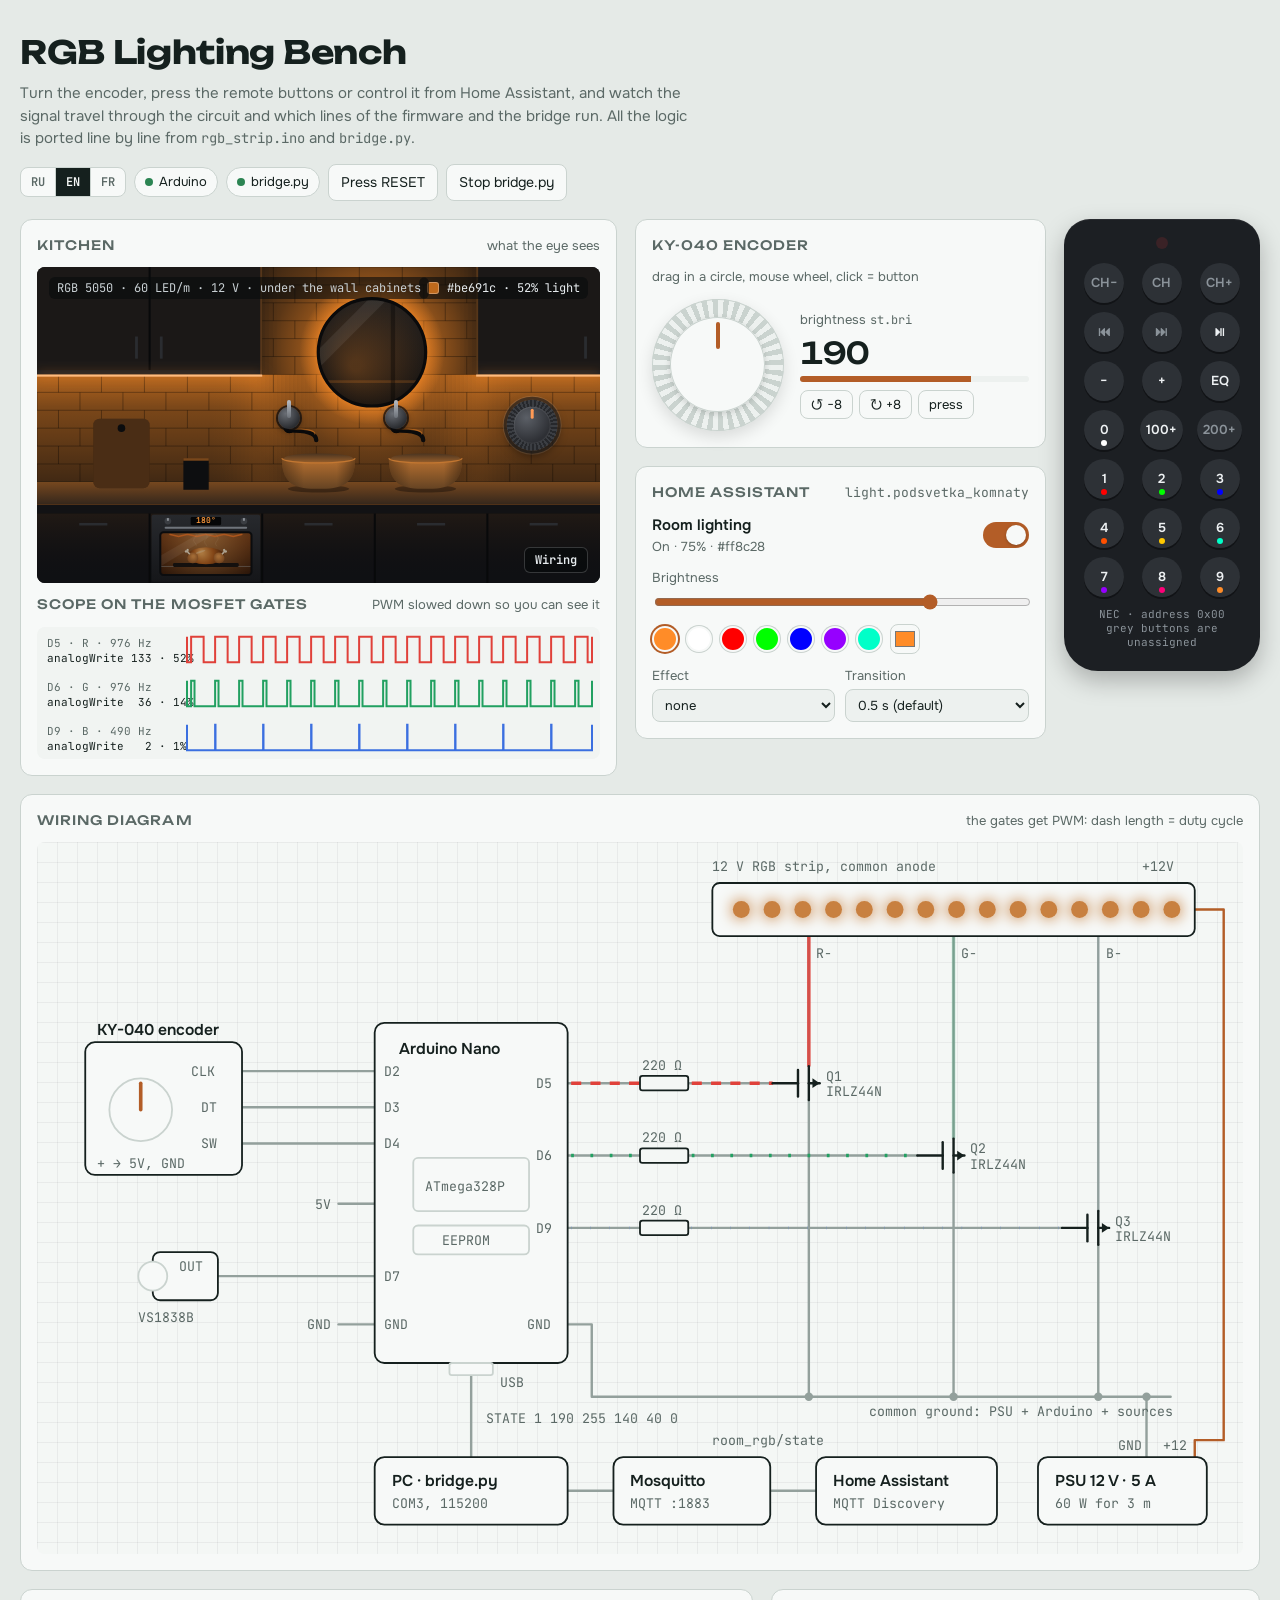
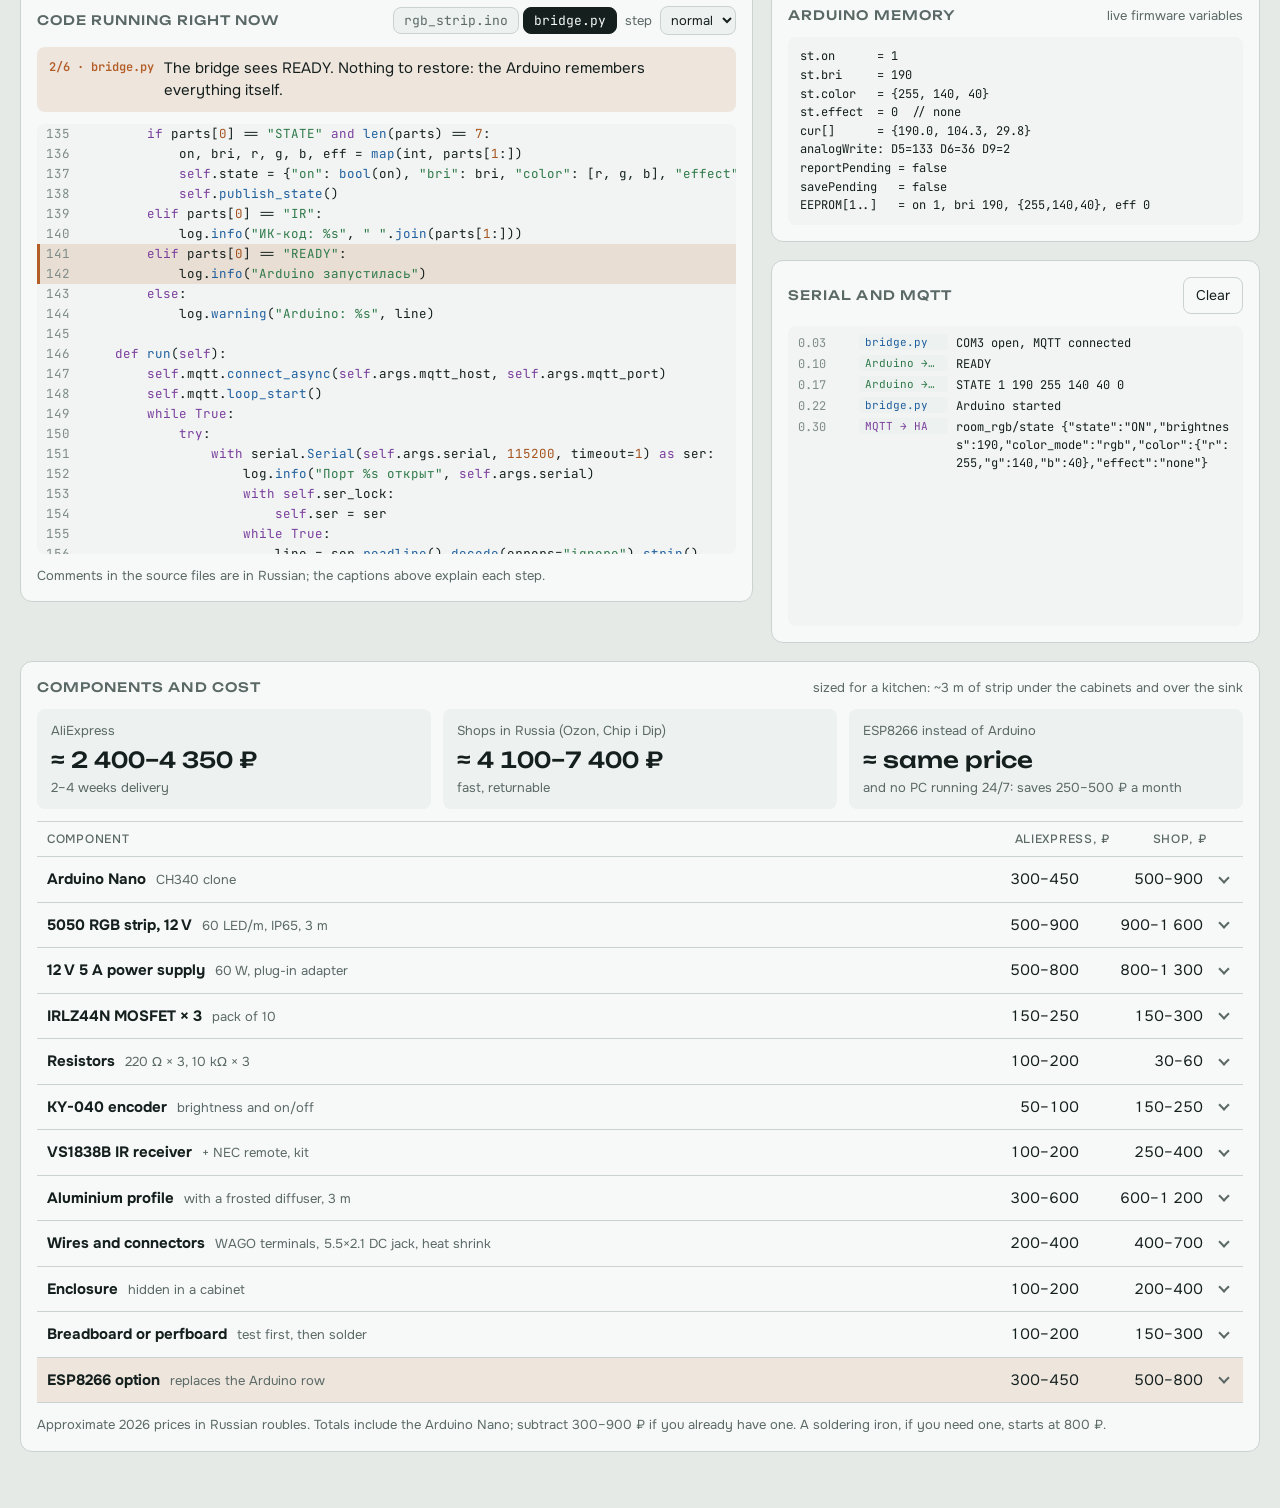
<file: docs/index.html>
<!doctype html>
<html lang="ru">
<head>
<meta charset="utf-8">
<meta name="viewport" content="width=device-width, initial-scale=1, viewport-fit=cover">
<title>Стенд RGB-подсветки</title>
<meta name="description" content="Интерактивный симулятор RGB-подсветки кухни на Arduino: энкодер, ИК-пульт, Home Assistant, схема и построчная трассировка кода.">
<meta property="og:type" content="website">
<meta property="og:site_name" content="Home Lighting">
<meta property="og:title" content="Стенд RGB-подсветки кухни">
<meta property="og:description" content="Крутите энкодер, жмите ИК-пульт и управляйте из Home Assistant, а на схеме и в коде Arduino видно, что происходит. RU · EN · FR">
<meta property="og:url" content="https://juri-konoplev.pro/Home_Lighting/">
<meta property="og:image" content="https://juri-konoplev.pro/Home_Lighting/preview.png">
<meta property="og:image:width" content="1200">
<meta property="og:image:height" content="630">
<meta property="og:locale" content="ru_RU">
<meta property="og:locale:alternate" content="en_US">
<meta property="og:locale:alternate" content="fr_FR">
<meta name="twitter:card" content="summary_large_image">
<meta name="twitter:image" content="https://juri-konoplev.pro/Home_Lighting/preview.png">
<link rel="icon" href="data:image/svg+xml,%3Csvg xmlns='http://www.w3.org/2000/svg' viewBox='0 0 32 32'%3E%3Crect width='32' height='32' rx='7' fill='%23131417'/%3E%3Crect x='4' y='13' width='24' height='4' rx='2' fill='%23ff9a55'/%3E%3C/svg%3E">
<link rel="preconnect" href="https://fonts.googleapis.com">
<link rel="preconnect" href="https://fonts.gstatic.com" crossorigin>
<link rel="stylesheet" href="https://fonts.googleapis.com/css2?family=Unbounded:wght@500;700&family=Onest:wght@400;500;600&family=JetBrains+Mono:wght@400;600&display=swap">
<link rel="stylesheet" href="css/style.css">
</head>
<body>
<div class="wrap">
  <header class="top">
    <div>
      <h1 data-i18n="h1">Стенд RGB-подсветки</h1>
      <p class="lead" data-i18n-html="lead">Крутите энкодер, жмите кнопки пульта или управляйте из Home Assistant и смотрите, как сигнал идёт по схеме и какие строки прошивки и моста при этом выполняются. Вся логика перенесена из <code>rgb_strip.ino</code> и <code>bridge.py</code> строка в строку.</p>
    </div>
    <div class="toolbar">
      <div class="langs" role="group" aria-label="Язык · Language · Langue">
        <button type="button" data-lang="ru" aria-pressed="true">RU</button><button type="button" data-lang="en" aria-pressed="false">EN</button><button type="button" data-lang="fr" aria-pressed="false">FR</button>
      </div>
      <span class="chip" id="chipArd"><span class="dot"></span>Arduino</span>
      <span class="chip" id="chipBridge"><span class="dot"></span>bridge.py</span>
      <button class="btn" id="btnReset" type="button" data-i18n="btn.reset">Нажать RESET</button>
      <button class="btn" id="btnBridge" type="button">Остановить bridge.py</button>
    </div>
  </header>

  <div class="row1">
    <div class="stack">
      <section class="panel">
        <div class="shot-head"><b data-i18n="shot.title">Стенд RGB-подсветки кухни</b><span>juri-konoplev.pro/Home_Lighting</span></div>
        <div class="panel-head"><h2 data-i18n="room.h">Кухня</h2><span class="hint" data-i18n="room.hint">то, что видно глазом</span></div>
        <div class="room">
          <canvas id="room"></canvas>
          <span class="val"><span class="sw" id="roomSw"></span><span id="roomVal">—</span></span>
          <div class="knob scene" id="knobScene" tabindex="0" role="slider" aria-label="Энкодер яркости на кухне" aria-valuemin="1" aria-valuemax="255" aria-valuenow="190" title="Энкодер: крутите или кликните" data-i18n-attr="aria-label:knob.sceneAria|title:knob.sceneTitle"><div class="rot"><div class="cap"></div><div class="notch"></div></div></div>
          <div class="tap" data-tap="0" tabindex="0" role="slider" aria-valuemin="0" aria-valuemax="100" aria-valuenow="0" aria-label="Левый кран" data-i18n-attr="aria-label:tap.aria0|title:tap.title"><div class="lever"></div></div>
          <div class="tap" data-tap="1" tabindex="0" role="slider" aria-valuemin="0" aria-valuemax="100" aria-valuenow="0" aria-label="Правый кран" data-i18n-attr="aria-label:tap.aria1|title:tap.title"><div class="lever"></div></div>
          <button class="wires-btn" id="wiresBtn" type="button" aria-pressed="false" data-i18n="room.wires">Проводка</button>
          <span class="tag" data-i18n="room.tag">RGB 5050 · 60 LED/м · 12 В · под верхними шкафами</span>
        </div>
        <div class="panel-head"><h2 data-i18n="scope.h">Осциллограф на затворах</h2><span class="hint" data-i18n="scope.hint">ШИМ замедлен для наглядности</span></div>
        <canvas class="scope" id="scope"></canvas>
      </section>
    </div>

    <div class="stack">
      <section class="panel">
        <div class="panel-head"><h2 data-i18n="enc.h">Энкодер KY-040</h2><span class="hint" data-i18n="enc.hint">тяните по кругу, колесо мыши, клик = кнопка</span></div>
        <div class="enc">
          <div class="knob" id="knob" tabindex="0" role="slider" aria-label="Энкодер яркости" aria-valuemin="1" aria-valuemax="255" aria-valuenow="190" data-i18n-attr="aria-label:knob.aria">
            <div class="rot" id="knobRot"><div class="cap"></div><div class="notch"></div></div>
          </div>
          <div class="enc-read">
            <div class="hint" data-i18n-html="enc.bri">яркость <code>st.bri</code></div>
            <div class="big" id="briBig">190</div>
            <div class="bar"><i id="briBar"></i></div>
            <div class="enc-btns">
              <button class="btn" type="button" id="encCcw" aria-label="Щелчок против часовой" data-i18n-attr="aria-label:enc.ccw">↺ −8</button>
              <button class="btn" type="button" id="encCw" aria-label="Щелчок по часовой" data-i18n-attr="aria-label:enc.cw">↻ +8</button>
              <button class="btn" type="button" id="encPress" data-i18n="enc.press">нажать</button>
            </div>
          </div>
        </div>
      </section>

      <section class="panel ha" id="ha">
        <div class="panel-head"><h2>Home Assistant</h2><span class="hint mono">light.podsvetka_komnaty</span></div>
        <div class="ha-row">
          <div><div class="ha-name" data-i18n="ha.name">Подсветка комнаты</div><div class="ha-sub" id="haSub">—</div></div>
          <button class="toggle" id="haToggle" role="switch" aria-checked="false" aria-label="Включить подсветку" type="button" data-i18n-attr="aria-label:ha.toggleAria"></button>
        </div>
        <label class="field" for="haBri"><span data-i18n="ha.bri">Яркость</span> <input type="range" id="haBri" min="1" max="255" value="190"></label>
        <div class="swatches" id="haSwatches"><input type="color" id="haColor" value="#ff8c28" aria-label="Свой цвет" data-i18n-attr="aria-label:ha.colorAria"></div>
        <div class="ha-grid">
          <label class="field" for="haEffect"><span data-i18n="ha.effect">Эффект</span>
            <select id="haEffect"><option value="none">none</option><option value="rainbow">rainbow</option><option value="breathe">breathe</option></select>
          </label>
          <label class="field" for="haTrans"><span data-i18n="ha.trans">Переход (transition)</span>
            <select id="haTrans"><option value="" data-i18n="ha.tDef">0,5 с (по умолчанию)</option><option value="0" data-i18n="ha.t0">0 с</option><option value="2" data-i18n="ha.t2">2 с</option><option value="5" data-i18n="ha.t5">5 с</option></select>
          </label>
        </div>
        <div class="offline" id="haOffline" hidden data-i18n="ha.offline">Недоступно: bridge.py не запущен, и MQTT передал «offline» (last will)</div>
      </section>
    </div>

    <div class="remote" aria-label="ИК-пульт" data-i18n-attr="aria-label:remote.aria">
      <div class="ir-led" id="irLed"></div>
      <div class="keys" id="keys"></div>
      <div class="label" data-i18n-html="remote.label">NEC · адрес 0x00<br>серые кнопки не назначены</div>
    </div>
  </div>

  <section class="panel">
    <div class="panel-head"><h2 data-i18n="sch.h">Схема подключения</h2><span class="hint" data-i18n="sch.hint">затворы получают ШИМ: длина штриха = коэффициент заполнения</span></div>
    <div class="sch-wrap">
      <svg id="sch" viewBox="0 0 1000 590" role="img" aria-label="Схема: Arduino Nano, три MOSFET, RGB-лента, энкодер, ИК-приёмник, ПК, MQTT и Home Assistant" data-i18n-attr="aria-label:sch.aria">
        <g id="wires"></g>
        <!-- Лента -->
        <rect class="box-strong" x="560" y="34" width="400" height="44" rx="6"/>
        <g id="leds"></g>
        <text class="lbl" x="560" y="24" data-i18n="sch.strip">RGB-лента 12 В, общий анод</text>
        <text class="lbl" x="646" y="96">R−</text><text class="lbl" x="766" y="96">G−</text><text class="lbl" x="886" y="96">B−</text>
        <text class="lbl" x="916" y="24">+12V</text>
        <!-- MOSFET -->
        <g id="mosfets"></g>
        <!-- Arduino -->
        <rect class="box-strong" x="280" y="150" width="160" height="282" rx="8"/>
        <text class="ttl" x="300" y="176">Arduino Nano</text>
        <rect class="box" x="312" y="262" width="96" height="44" rx="4"/>
        <text class="lbl" x="322" y="289">ATmega328P</text>
        <g id="eeprom"><rect class="box" x="312" y="318" width="96" height="24" rx="4"/><text class="lbl" x="336" y="334">EEPROM</text></g>
        <text class="lbl" x="288" y="194">D2</text><text class="lbl" x="288" y="224">D3</text><text class="lbl" x="288" y="254">D4</text>
        <text class="lbl" x="288" y="364">D7</text><text class="lbl" x="288" y="404">GND</text>
        <text class="lbl" x="414" y="204">D5</text><text class="lbl" x="414" y="264">D6</text><text class="lbl" x="414" y="324">D9</text><text class="lbl" x="406" y="404">GND</text>
        <rect class="box" x="342" y="432" width="36" height="10" rx="2"/>
        <text class="lbl" x="384" y="452">USB</text>
        <!-- Энкодер -->
        <rect class="box-strong" x="40" y="166" width="130" height="110" rx="8"/>
        <text class="ttl" x="50" y="160" data-i18n="enc.h">Энкодер KY-040</text>
        <circle cx="86" cy="222" r="26" class="box"/>
        <g id="schKnob"><line x1="86" y1="222" x2="86" y2="200" stroke="var(--accent)" stroke-width="3" stroke-linecap="round"/></g>
        <text class="lbl" x="128" y="194">CLK</text><text class="lbl" x="136" y="224">DT</text><text class="lbl" x="136" y="254">SW</text>
        <text class="lbl" x="50" y="270">+ → 5V, GND</text>
        <!-- ИК-приёмник -->
        <g class="irb" id="irBeam"><path d="M68 346 q10 14 0 28"/><path d="M58 340 q14 20 0 40"/><path d="M48 334 q18 26 0 52"/></g>
        <rect class="box-strong" x="96" y="340" width="54" height="40" rx="6"/>
        <circle cx="96" cy="360" r="12" class="box"/>
        <text class="lbl" x="84" y="398">VS1838B</text>
        <text class="lbl" x="118" y="356">OUT</text>
        <!-- ПК / MQTT / HA -->
        <rect class="box-strong" x="280" y="510" width="160" height="56" rx="8"/>
        <text class="ttl" x="294" y="534" data-i18n="sch.pc">ПК · bridge.py</text><text class="lbl" x="294" y="552">COM3, 115200</text>
        <rect class="box-strong" x="478" y="510" width="130" height="56" rx="8"/>
        <text class="ttl" x="492" y="534">Mosquitto</text><text class="lbl" x="492" y="552">MQTT :1883</text>
        <rect class="box-strong" x="646" y="510" width="150" height="56" rx="8"/>
        <text class="ttl" x="660" y="534">Home Assistant</text><text class="lbl" x="660" y="552">MQTT Discovery</text>
        <text class="lbl" x="560" y="500" id="mqttText"></text>
        <text class="lbl" x="372" y="482" id="usbText"></text>
        <!-- БП -->
        <rect class="box-strong" x="830" y="510" width="140" height="56" rx="8"/>
        <text class="ttl" x="844" y="534" data-i18n="sch.psu">БП 12 В · 5 А</text><text class="lbl" x="844" y="552" data-i18n="sch.psu2">60 Вт на 3 м</text>
        <text class="lbl" x="896" y="504">GND</text><text class="lbl" x="934" y="504">+12</text>
        <g id="packets"></g>
      </svg>
    </div>
  </section>

  <div class="row3">
    <section class="panel">
      <div class="panel-head">
        <h2 data-i18n="code.h">Код, который сейчас выполняется</h2>
        <div class="ctl">
          <div class="tabs" role="tablist">
            <button class="tab" role="tab" data-f="ino" aria-selected="true" type="button">rgb_strip.ino</button>
            <button class="tab" role="tab" data-f="py" aria-selected="false" type="button">bridge.py</button>
          </div>
          <label for="speed" data-i18n="code.step">шаг</label>
          <select id="speed"><option value="1600" data-i18n="speed.slow">медленно</option><option value="950" selected data-i18n="speed.normal">обычно</option><option value="450" data-i18n="speed.fast">быстро</option></select>
        </div>
      </div>
      <div class="step"><span class="n" id="stepN">—</span><span class="t" id="stepT">Нажмите что-нибудь: энкодер, пульт или карточку HA.</span></div>
      <div class="code" id="code"></div>
      <p class="hint" data-i18n="code.note"></p>
    </section>

    <div class="stack">
      <section class="panel">
        <div class="panel-head"><h2 data-i18n="mem.h">Память Arduino</h2><span class="hint" data-i18n="mem.hint">живые переменные прошивки</span></div>
        <div class="mem" id="mem"></div>
      </section>
      <section class="panel">
        <div class="panel-head"><h2 data-i18n="log.h">Serial и MQTT</h2><button class="btn" id="logClear" type="button" data-i18n="log.clear">Очистить</button></div>
        <div class="log" id="log" aria-live="polite"></div>
      </section>
    </div>
  </div>

  <section class="panel parts" id="parts">
    <div class="panel-head"><h2 data-i18n="parts.h">Компоненты и стоимость</h2><span class="hint" data-i18n="parts.hint">расчёт на кухню: ~3 м ленты под шкафами и над раковиной</span></div>
    <div class="totals">
      <div><span class="hint">AliExpress</span><b>≈ 2 400–4 350 ₽</b><span class="hint" data-i18n="tot.aliNote">доставка 2–4 недели</span></div>
      <div><span class="hint" data-i18n="tot.shop">Магазины РФ (Ozon, Чип и Дип)</span><b>≈ 4 100–7 400 ₽</b><span class="hint" data-i18n="tot.shopNote">быстро, можно вернуть</span></div>
      <div><span class="hint" data-i18n="tot.esp">Вариант на ESP8266 вместо Arduino</span><b data-i18n="tot.espVal">≈ та же цена</b><span class="hint" data-i18n="tot.espNote">и не нужен ПК 24/7: экономия 250–500 ₽/мес</span></div>
    </div>
    <div class="plist">
      <div class="phead" aria-hidden="true"><span data-i18n="ph.part">Компонент</span><span class="num">AliExpress, ₽</span><span class="num" data-i18n="ph.shop">Магазин, ₽</span><span></span></div>
      <div id="plist"></div>
    </div>
    <p class="hint" data-i18n="parts.note">Цены ориентировочные, 2026 год. Итоги посчитаны с Arduino Nano; если она уже есть, вычтите 300–900 ₽. Паяльник, если его нет, стоит от 800 ₽.</p>
  </section>

</div>

<!-- Порядок важен: каждый файл пользуется тем, что объявлено выше -->
<script src="js/sources.js"></script>
<script src="js/util.js"></script>
<script src="js/i18n.js"></script>
<script src="js/parts.js"></script>
<script src="js/firmware.js"></script>
<script src="js/bridge.js"></script>
<script src="js/trace.js"></script>
<script src="js/schematic.js"></script>
<script src="js/scene.js"></script>
<script src="js/controls.js"></script>
<script src="js/main.js"></script>
</body>
</html>
</file>
<file: docs/css/style.css>
/* Стенд RGB-подсветки: стили. Тема светлая/тёмная — через токены в :root. */
:root {
  --bg: #E5EAE7; --surface: #F7F9F8; --surface-2: #EDF1EF; --ink: #15201E; --muted: #5B6966;
  --line: #CAD3CF; --accent: #B35D27; --accent-soft: rgba(179, 93, 39, .13); --wire: #93A09C;
  --sch-bg: #F4F7F5; --grid: rgba(21, 32, 30, .055); --code-bg: #F1F4F2; --hl: rgba(179, 93, 39, .15);
  --ok: #2B8452; --bad: #B8322C;
  --t-k: #7A3E9D; --t-s: #2F7A4A; --t-n: #A5541F; --t-c: #7F8C89; --t-f: #1F5F9E; --t-p: #9C3D6B;
  --r: #E0413A; --g: #22A061; --b: #3B6FE0;
  --display: "Unbounded", "Segoe UI", system-ui, sans-serif;
  --body: "Onest", "Segoe UI", system-ui, sans-serif;
  --mono: "JetBrains Mono", "Cascadia Mono", Consolas, monospace;
}
@media (prefers-color-scheme: dark) {
  :root:not([data-theme="light"]) {
    --bg: #0C1211; --surface: #131B1A; --surface-2: #19231F; --ink: #DCE6E3; --muted: #8B9A96;
    --line: #26322F; --accent: #E38B51; --accent-soft: rgba(227, 139, 81, .15); --wire: #55635F;
    --sch-bg: #101716; --grid: rgba(220, 230, 227, .045); --code-bg: #0E1514; --hl: rgba(227, 139, 81, .17);
    --ok: #4CC17F; --bad: #F06A60;
    --t-k: #C792EA; --t-s: #9CCB8A; --t-n: #F0A36B; --t-c: #6B7A76; --t-f: #82AAFF; --t-p: #E88AB4;
  }
}
:root[data-theme="dark"] {
  --bg: #0C1211; --surface: #131B1A; --surface-2: #19231F; --ink: #DCE6E3; --muted: #8B9A96;
  --line: #26322F; --accent: #E38B51; --accent-soft: rgba(227, 139, 81, .15); --wire: #55635F;
  --sch-bg: #101716; --grid: rgba(220, 230, 227, .045); --code-bg: #0E1514; --hl: rgba(227, 139, 81, .17);
  --ok: #4CC17F; --bad: #F06A60;
  --t-k: #C792EA; --t-s: #9CCB8A; --t-n: #F0A36B; --t-c: #6B7A76; --t-f: #82AAFF; --t-p: #E88AB4;
}

* { box-sizing: border-box; }
html { color-scheme: light dark; }
[hidden] { display: none !important; }
img { max-width: 100%; }
body { margin: 0; background: var(--bg); color: var(--ink); font: 15px/1.5 var(--body); }
.wrap { max-width: 1320px; margin: 0 auto; padding-inline: 20px; padding-block: 28px 56px; display: grid; gap: 18px; }
h1, h2 { font-family: var(--display); font-weight: 700; margin: 0; text-wrap: balance; letter-spacing: -.01em; }
h1 { font-size: clamp(22px, 3vw, 32px); }
h2 { font-size: 13px; font-weight: 500; letter-spacing: .08em; text-transform: uppercase; color: var(--muted); }
p { margin: 0; }
code, .mono { font-family: var(--mono); font-size: .92em; }
button, select, input { font: inherit; color: inherit; }
:focus-visible { outline: 2px solid var(--accent); outline-offset: 2px; }

header.top { display: flex; flex-wrap: wrap; align-items: end; justify-content: space-between; gap: 14px 24px; }
header.top .lead { max-width: 68ch; color: var(--muted); margin-top: 6px; }
.toolbar { display: flex; flex-wrap: wrap; gap: 8px; align-items: center; }
.btn { background: var(--surface); border: 1px solid var(--line); border-radius: 8px; padding: 7px 12px; cursor: pointer; font-size: 14px; }
.btn:hover { border-color: var(--accent); }
.chip { display: inline-flex; align-items: center; gap: 6px; font-size: 13px; padding: 4px 10px; border-radius: 99px; background: var(--surface); border: 1px solid var(--line); }
.dot { width: 8px; height: 8px; border-radius: 50%; background: var(--ok); }
.chip.off .dot { background: var(--bad); }

.panel { background: var(--surface); border: 1px solid var(--line); border-radius: 12px; padding: 16px; display: grid; gap: 12px; align-content: start; min-width: 0; }
.panel-head { display: flex; justify-content: space-between; align-items: baseline; gap: 12px; flex-wrap: wrap; }
.hint { font-size: 13px; color: var(--muted); }

.row1 { display: grid; grid-template-columns: minmax(0, 1.45fr) minmax(0, 1fr) 196px; gap: 18px; align-items: start; }
.stack { display: grid; gap: 18px; min-width: 0; }

/* Комната */
.room { position: relative; border-radius: 8px; overflow: hidden; background: #0b0d10; aspect-ratio: 16 / 9; max-width: 100%; }
.room canvas { width: 100%; height: 100%; display: block; }
.room .tag { position: absolute; left: 12px; top: 10px; font: 12px var(--mono); color: #c9d0d4; background: rgba(8, 10, 12, .6); padding: 3px 8px; border-radius: 6px; }
.room .val { position: absolute; right: 12px; top: 10px; font: 12px var(--mono); color: #e7ecef; background: rgba(8, 10, 12, .6); padding: 3px 8px; border-radius: 6px; display: flex; gap: 8px; align-items: center; }
.room .sw { width: 12px; height: 12px; border-radius: 3px; border: 1px solid rgba(255,255,255,.3); }
.scope { width: 100%; height: 132px; display: block; border-radius: 8px; background: var(--code-bg); }

/* Энкодер */
.enc { display: grid; grid-template-columns: auto 1fr; gap: 16px; align-items: center; }
.knob { width: 132px; height: 132px; border-radius: 50%; position: relative; cursor: grab; touch-action: none; user-select: none;
  background: repeating-conic-gradient(from 0deg, var(--surface-2) 0 5deg, var(--line) 5deg 10deg);
  box-shadow: inset 0 0 0 1px var(--line), 0 6px 16px rgba(0,0,0,.12); }
.knob:active { cursor: grabbing; }
.knob .cap { position: absolute; inset: 14%; border-radius: 50%; background: var(--surface); box-shadow: inset 0 0 0 1px var(--line), 0 2px 6px rgba(0,0,0,.15); }
.knob .notch { position: absolute; left: 50%; top: 18%; width: 4px; height: 20%; margin-left: -2px; border-radius: 2px; background: var(--accent); }
.knob .rot { position: absolute; inset: 0; transition: transform 60ms linear; }
.knob.pressed .cap { transform: scale(.95); }
/* Ручка на сцене: металлическая, на фартуке справа */
.knob.scene { position: absolute; left: 88%; top: 50%; width: clamp(44px, 9%, 76px); height: auto; aspect-ratio: 1; transform: translate(-50%, -50%);
  background: repeating-conic-gradient(from 0deg, #3b3e43 0 5deg, #26282c 5deg 10deg);
  box-shadow: 0 0 0 3px rgba(12, 13, 15, .55), 0 0 0 4px rgba(255, 255, 255, .1), 0 4px 10px rgba(0, 0, 0, .5); }
.knob.scene .cap { background: radial-gradient(circle at 35% 30%, #5b5f66, #2e3035 70%); box-shadow: inset 0 0 0 1px rgba(255, 255, 255, .08); }
.knob.scene .notch { width: 3px; margin-left: -1.5px; background: #ff9a55; }
.knob.scene:hover { box-shadow: 0 0 0 3px rgba(12, 13, 15, .55), 0 0 0 4px rgba(255, 154, 85, .5), 0 4px 10px rgba(0, 0, 0, .5); }
.enc-read { display: grid; gap: 8px; }
.big { font-family: var(--display); font-size: 30px; font-weight: 500; font-variant-numeric: tabular-nums; line-height: 1; }
.bar { height: 6px; border-radius: 3px; background: var(--surface-2); overflow: hidden; }
.bar i { display: block; height: 100%; background: var(--accent); width: 50%; transition: width .12s; }
.enc-btns { display: flex; gap: 6px; flex-wrap: wrap; }
.enc-btns .btn { padding: 4px 10px; font-size: 13px; }

/* Home Assistant */
.ha { position: relative; }
.ha-row { display: flex; align-items: center; justify-content: space-between; gap: 12px; }
.ha-name { font-weight: 600; }
.ha-sub { font-size: 13px; color: var(--muted); }
.toggle { width: 46px; height: 26px; border-radius: 13px; background: var(--line); border: 0; position: relative; cursor: pointer; flex: none; }
.toggle::after { content: ""; position: absolute; top: 3px; left: 3px; width: 20px; height: 20px; border-radius: 50%; background: var(--surface); transition: transform .15s; box-shadow: 0 1px 3px rgba(0,0,0,.25); }
.toggle[aria-checked="true"] { background: var(--accent); }
.toggle[aria-checked="true"]::after { transform: translateX(20px); }
input[type=range] { width: 100%; accent-color: var(--accent); }
.swatches { display: flex; flex-wrap: wrap; gap: 8px; align-items: center; }
.swatch { width: 26px; height: 26px; border-radius: 50%; border: 2px solid var(--surface); box-shadow: 0 0 0 1px var(--line); cursor: pointer; padding: 0; }
.swatch.sel { box-shadow: 0 0 0 2px var(--accent); }
input[type=color] { width: 30px; height: 30px; border: 1px solid var(--line); border-radius: 8px; background: var(--surface); padding: 2px; cursor: pointer; }
.ha-grid { display: grid; grid-template-columns: 1fr 1fr; gap: 10px; }
.field { display: grid; gap: 4px; font-size: 13px; color: var(--muted); }
.field select { background: var(--surface-2); border: 1px solid var(--line); border-radius: 8px; padding: 6px 8px; color: var(--ink); }
.offline { position: absolute; inset: 0; border-radius: 12px; background: color-mix(in srgb, var(--surface) 82%, transparent); display: grid; place-items: center; text-align: center; padding: 20px; font-weight: 500; }

/* Пульт */
.remote { background: #1c1f23; border-radius: 26px 26px 34px 34px; padding: 18px 16px 22px; display: grid; gap: 10px; box-shadow: 0 10px 24px rgba(0,0,0,.25), inset 0 1px 0 rgba(255,255,255,.06); color: #e8ecef; }
.remote .ir-led { width: 12px; height: 12px; border-radius: 50%; background: #3a2226; margin: 0 auto 4px; transition: background .05s; }
.remote .ir-led.on { background: #ff5a6e; box-shadow: 0 0 10px #ff5a6e; }
.keys { display: grid; grid-template-columns: repeat(3, 1fr); gap: 9px; }
.key { height: 40px; border-radius: 50%; aspect-ratio: 1; margin: 0 auto; border: 0; background: #2d3136; color: #eef1f3; cursor: pointer; font: 600 13px var(--body); display: grid; place-items: center; position: relative; touch-action: none; user-select: none; box-shadow: 0 2px 0 #111316; }
.key:active, .key.down { transform: translateY(1px); box-shadow: 0 1px 0 #111316; background: #3a3f45; }
.key.unmapped { color: #8b939a; }
.key .pc { position: absolute; bottom: 4px; width: 6px; height: 6px; border-radius: 50%; }
.remote .label { text-align: center; font: 11px var(--mono); color: #8b939a; }

/* Схема */
.sch-wrap { overflow-x: auto; border-radius: 8px; background: var(--sch-bg); background-image: linear-gradient(var(--grid) 1px, transparent 1px), linear-gradient(90deg, var(--grid) 1px, transparent 1px); background-size: 20px 20px; }
.sch-wrap svg { display: block; width: 100%; min-width: 820px; height: auto; }
svg text { font-family: var(--mono); fill: var(--ink); }
svg .lbl { font-size: 11px; fill: var(--muted); }
svg .ttl { font-family: var(--body); font-size: 13px; font-weight: 600; fill: var(--ink); }
svg .box { fill: var(--surface); stroke: var(--line); stroke-width: 1.5; }
svg .box-strong { fill: var(--surface); stroke: var(--ink); stroke-width: 1.5; }
svg .wire { fill: none; stroke: var(--wire); stroke-width: 2; stroke-linecap: round; stroke-linejoin: round; }
svg .sym { fill: none; stroke: var(--ink); stroke-width: 2; stroke-linecap: round; }
svg .sig { fill: none; stroke-width: 3; stroke-linecap: butt; stroke-linejoin: round; }
svg .jn { fill: var(--wire); }
svg .res { fill: var(--sch-bg); stroke: var(--ink); stroke-width: 1.5; }
svg .rail12 { stroke: var(--accent); }
svg #eeprom rect { transition: fill .3s; }
svg #eeprom.flash rect { fill: var(--accent-soft); stroke: var(--accent); }
.irb path { fill: none; stroke: #ff5a6e; stroke-width: 2; opacity: 0; }
.irb.go path { animation: irwave .5s ease-out; }
.irb.go path:nth-child(2) { animation-delay: .08s; }
.irb.go path:nth-child(3) { animation-delay: .16s; }
@keyframes irwave { 0% { opacity: 0; transform: translateX(-12px); } 30% { opacity: 1; } 100% { opacity: 0; transform: translateX(6px); } }

/* Код и журнал */
.row3 { display: grid; grid-template-columns: minmax(0, 1.5fr) minmax(0, 1fr); gap: 18px; align-items: start; }
.tabs { display: flex; gap: 4px; }
.tab { border: 1px solid var(--line); background: var(--surface-2); border-radius: 8px; padding: 4px 10px; font: 13px var(--mono); cursor: pointer; }
.tab[aria-selected="true"] { background: var(--ink); color: var(--surface); border-color: var(--ink); }
.step { display: grid; grid-template-columns: auto 1fr; gap: 10px; align-items: start; background: var(--accent-soft); border-radius: 8px; padding: 10px 12px; min-height: 64px; }
.step .n { font: 600 12px var(--mono); color: var(--accent); white-space: nowrap; padding-top: 2px; }
.step .t { max-width: 70ch; }
.code { position: relative; height: 430px; overflow: auto; background: var(--code-bg); border-radius: 8px; font: 12.5px/1.6 var(--mono); padding-block: 8px; }
.code .ln-row { display: grid; grid-template-columns: 3.4em 1fr; white-space: pre; padding-right: 12px; border-left: 3px solid transparent; }
.code .ln-row.hl { background: var(--hl); border-left-color: var(--accent); }
.code .ln { color: var(--t-c); text-align: right; padding-right: 1em; user-select: none; }
.t-k { color: var(--t-k); } .t-s { color: var(--t-s); } .t-n { color: var(--t-n); } .t-c { color: var(--t-c); font-style: italic; } .t-f { color: var(--t-f); } .t-p { color: var(--t-p); }
.mem { font: 12px/1.55 var(--mono); background: var(--code-bg); border-radius: 8px; padding: 10px 12px; white-space: pre-wrap; overflow-x: auto; }
.log { height: 300px; overflow: auto; font: 12px/1.5 var(--mono); background: var(--code-bg); border-radius: 8px; padding: 8px 10px; display: flex; flex-direction: column; gap: 3px; }
.log .e { display: grid; grid-template-columns: 4.4em 7.4em 1fr; gap: 8px; }
.log .tm { color: var(--t-c); font-variant-numeric: tabular-nums; }
.log .k { font-size: 11px; padding: 0 6px; border-radius: 4px; background: var(--surface-2); color: var(--muted); height: fit-content; white-space: nowrap; overflow: hidden; text-overflow: ellipsis; }
.log .k.ard { color: var(--t-s); } .log .k.pc { color: var(--t-f); } .log .k.mq { color: var(--t-k); } .log .k.fw { color: var(--accent); }
.log .m { word-break: break-all; }
.log .dim { opacity: .5; }
.ctl { display: flex; gap: 8px; align-items: center; font-size: 13px; color: var(--muted); }
.ctl select { background: var(--surface-2); border: 1px solid var(--line); border-radius: 8px; padding: 4px 6px; color: var(--ink); }

/* Переключатель языков */
.langs { display: inline-flex; border: 1px solid var(--line); border-radius: 8px; overflow: hidden; background: var(--surface); }
.langs button { border: 0; background: transparent; padding: 6px 10px; font: 600 12px var(--mono); color: var(--muted); cursor: pointer; }
.langs button + button { border-left: 1px solid var(--line); }
.langs button[aria-pressed="true"] { background: var(--ink); color: var(--surface); }

/* Кнопка «Проводка» на сцене */
.room .wires-btn { position: absolute; right: 12px; bottom: 10px; font: 600 12px var(--mono); color: #e7ecef; background: rgba(8, 10, 12, .7); border: 1px solid rgba(255, 255, 255, .18); border-radius: 6px; padding: 4px 10px; cursor: pointer; }
.room .wires-btn:hover { border-color: #ff9a55; }
.room .wires-btn[aria-pressed="true"] { background: #ff9a55; color: #16110d; border-color: #ff9a55; }

/* Рычаги кранов: позицию задаёт scene.js (tapPosition), поворот — controls.js */
.tap { position: absolute; width: clamp(22px, 3.4%, 34px); aspect-ratio: 1; transform: translate(-50%, -50%); border-radius: 50%; cursor: grab; touch-action: none; user-select: none;
  background: radial-gradient(circle at 35% 30%, #6a6e75, #2b2d31 70%); box-shadow: 0 0 0 2px rgba(10, 11, 13, .7), 0 2px 6px rgba(0, 0, 0, .5); }
.tap:hover { box-shadow: 0 0 0 2px rgba(10, 11, 13, .7), 0 0 0 3px rgba(120, 190, 255, .55), 0 2px 6px rgba(0, 0, 0, .5); }
.tap:active { cursor: grabbing; }
.tap .lever { position: absolute; left: 50%; top: -30%; width: 22%; height: 80%; margin-left: -11%; border-radius: 3px; background: linear-gradient(#b9bec5, #6c7178); transform-origin: 50% 100%; transition: transform 80ms linear; }

/* Шапка превью видна только в режиме ?shot=preview */
.shot-head { display: none; }

/* Компоненты: раскрывающийся список */
.totals { display: grid; grid-template-columns: repeat(auto-fit, minmax(220px, 1fr)); gap: 12px; }
.totals > div { display: grid; gap: 2px; padding: 12px 14px; border-radius: 8px; background: var(--surface-2); }
.totals b { font-family: var(--display); font-weight: 500; font-size: 22px; font-variant-numeric: tabular-nums; }
.plist { border-top: 1px solid var(--line); }
.phead, .plist summary { display: grid; grid-template-columns: minmax(0, 1fr) 7.5em 7.5em 1.2em; gap: 12px; align-items: center; }
.phead { padding: 8px 10px; font-size: 12px; font-weight: 500; letter-spacing: .06em; text-transform: uppercase; color: var(--muted); border-bottom: 1px solid var(--line); }
.plist details { border-bottom: 1px solid var(--line); }
.plist summary { list-style: none; cursor: pointer; padding: 11px 10px; border-radius: 6px; }
.plist summary::-webkit-details-marker { display: none; }
.plist summary:hover { background: var(--surface-2); }
.plist .pn { display: flex; flex-wrap: wrap; gap: 2px 10px; align-items: baseline; min-width: 0; }
.plist .num { text-align: right; white-space: nowrap; font-variant-numeric: tabular-nums; }
.plist .chev { width: 8px; height: 8px; border-right: 2px solid var(--muted); border-bottom: 2px solid var(--muted); transform: rotate(45deg); justify-self: center; margin-top: -4px; transition: transform .15s; }
.plist details[open] .chev { transform: rotate(-135deg); margin-top: 4px; }
.plist .pbody { padding: 2px 10px 14px; display: grid; gap: 6px; max-width: 80ch; }
.plist ul { margin: 0; padding-left: 18px; display: grid; gap: 4px; }
.plist details.sub { background: var(--accent-soft); }
.parts .ok, .parts .warn { font-size: 12px; font-weight: 600; padding: 0 6px; border-radius: 4px; white-space: nowrap; }
.parts .ok { color: var(--ok); background: color-mix(in srgb, var(--ok) 14%, transparent); }
.parts .warn { color: var(--bad); background: color-mix(in srgb, var(--bad) 12%, transparent); }

@media (max-width: 1100px) {
  .row1 { grid-template-columns: minmax(0, 1fr) 196px; }
  .row1 > .stack:first-child { grid-column: 1 / -1; }
  .row3 { grid-template-columns: minmax(0, 1fr); }
}
@media (max-width: 640px) {
  .row1 { grid-template-columns: minmax(0, 1fr); }
  .remote { max-width: 220px; margin: 0 auto; width: 100%; }
  .enc { grid-template-columns: 1fr; justify-items: center; }
  .log .e { grid-template-columns: 4em 1fr; }
  .log .k { grid-column: 2; }
  .log .m { grid-column: 1 / -1; }
  .phead, .plist summary { grid-template-columns: minmax(0, 1fr) 5.6em 5.6em 1em; gap: 8px; font-size: 13px; }
  .phead { font-size: 10px; }
}
@media (prefers-reduced-motion: reduce) {
  .irb.go path { animation: none; }
  .knob .rot, .bar i, .toggle::after, .tap .lever, .plist .chev { transition: none; }
}

/* Режим превью (?shot=preview): только кухня и осциллограф, ровно 1200×630 */
body.shot .wrap { display: block; max-width: none; width: 1200px; height: 630px; padding: 0; overflow: hidden; }
body.shot header.top, body.shot .wrap > section, body.shot .row3, body.shot .row1 > :not(:first-child) { display: none; }
body.shot .row1 { display: block; }
body.shot .row1 > .stack:first-child > .panel { width: 1200px; height: 630px; border: 0; border-radius: 0; padding: 20px 24px; gap: 12px; }
body.shot .panel-head, body.shot .wires-btn { display: none; }
body.shot .shot-head { display: flex; justify-content: space-between; align-items: baseline; }
body.shot .shot-head b { font-family: var(--display); font-weight: 700; font-size: 24px; }
body.shot .shot-head span { font: 15px var(--mono); color: var(--muted); }
body.shot .room { aspect-ratio: auto; height: 408px; }
body.shot .scope { height: 118px; }
</file>
